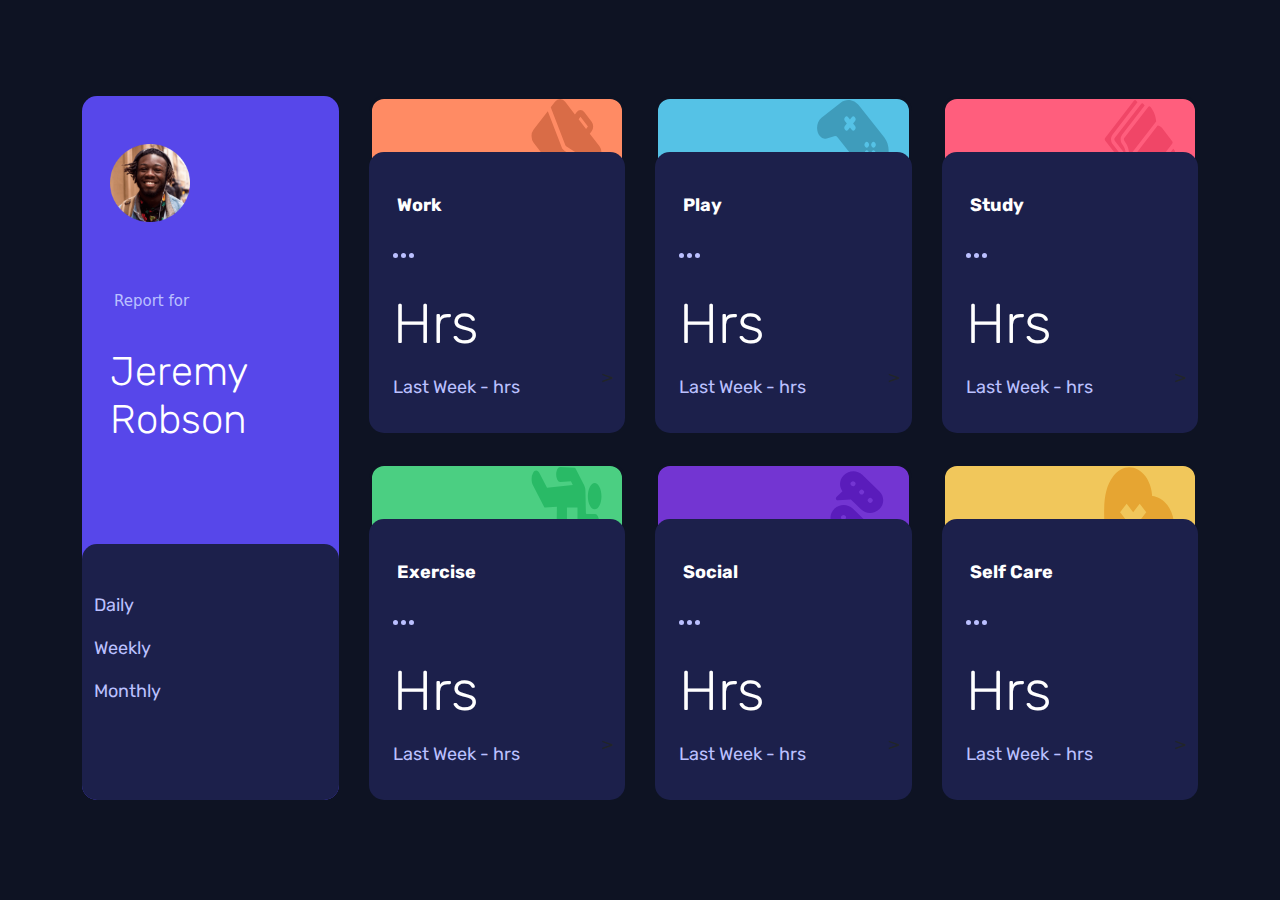
<file: index.html>
<!DOCTYPE html>
<html lang="en">
<head>
  <!doctype html>
<html lang="en">
  <head>
    <meta charset="utf-8">
    <meta name="viewport" content="width=device-width, initial-scale=1">
    <title>Time Tracker</title>
    <link href="https://cdn.jsdelivr.net/npm/bootstrap@5.3.3/dist/css/bootstrap.min.css" rel="stylesheet" integrity="sha384-QWTKZyjpPEjISv5WaRU9OFeRpok6YctnYmDr5pNlyT2bRjXh0JMhjY6hW+ALEwIH" crossorigin="anonymous">
    <link rel="preconnect" href="https://fonts.googleapis.com">
    <link rel="preconnect" href="https://fonts.gstatic.com" crossorigin>
    <link href="https://fonts.googleapis.com/css2?family=Dosis:wght@200..800&family=Fugaz+One&family=IBM+Plex+Sans:ital,wght@0,100;0,200;0,300;0,400;0,500;0,600;0,700;1,100;1,200;1,300;1,400;1,500;1,600;1,700&family=Roboto:ital,wght@0,100;0,300;0,400;0,500;0,700;0,900;1,100;1,300;1,400;1,500;1,700;1,900&family=Rubik:ital,wght@0,300..900;1,300..900&family=Source+Sans+3:ital,wght@0,200..900;1,200..900&display=swap" rel="stylesheet">
    <link rel="stylesheet" href="./styles/styles.css">
  </head>
  <body>
    <br><br><br><br>
    <!-- Main Container -->
     <div class="container main-grid">
       
       <!-- Name Card -->
       <div class="container name-card-grid name-card-span">
        <div class="row ">
            <img src="./images/image-jeremy.png" class="img-pfp" alt="Jerm">
            <div class="smText"> 
                 Report for
            </div>
            <h2 class="ms-3">Jeremy Robson</h2>
        </div>
        <div class="row">
            <div class=" name-tabs">
                <div class="col">
                    <p id="daily">Daily</p>
                </div>
                <div class="col">
                    <p id="weekly">Weekly</p>
                </div>
                <div class="col">
                    <p id="monthly">Monthly</p>
                </div>
            </div>   
        </div>
    </div> 

<!-- 6 Cards -->
 
   <div class="container test-grid">
     <div class="row background-row1 d-flex justify-content-end work-color">
         <img src="./images/icon-work.svg" class="icon" alt="icon">
     </div>
     <div class="row card-bodytest">
         <div class="col-9">
             <p class="card-text ps-3 pt-4 "> Work </p>
         </div>
         <div class="col p-4">
             <img src="./images/icon-ellipsis.svg" alt="icon">
         </div>
         <div class="row ps-4"> <h1 id="workCurrent">Hrs</h1></div>
         <div class="row ps-4 pt-2 pb-3"> <p id="workPrevious">Last Week - hrs</p></div>>        
     </div>
 </div>

 <div class="container test-grid">
     <div class="row background-row1 d-flex justify-content-end play-color">
         <img src="./images/icon-play.svg" class="icon" alt="icon">
     </div>
     <div class="row card-bodytest ">
         <div class="col-9">
             <p class="card-text ps-3 pt-4"> Play</p>
         </div>
         <div class="col p-4">
             <img src="./images/icon-ellipsis.svg" alt="icon">
         </div>
         <div class="row ps-4"> <h1 id="playCurrent">Hrs</h1></div>
         <div class="row ps-4 pt-2 pb-3"> <p id="playPrevious">Last Week - hrs</p></div>>        
     </div>
 </div>

 <div class="container test-grid">
     <div class="row background-row1 d-flex justify-content-end study-color">
         <img src="./images/icon-study.svg" class="icon" alt="icon">
     </div>
     <div class="row card-bodytest">
         <div class="col-9">
             <p class="card-text ps-3 pt-4"> Study</p>
         </div>
         <div class="col p-4">
             <img src="./images/icon-ellipsis.svg" alt="icon">
         </div>
         <div class="row ps-4"> <h1 id="studyCurrent">Hrs</h1></div>
         <div class="row ps-4 pt-2 pb-3"> <p id="studyPrevious">Last Week - hrs</p></div>>        
     </div>
 </div>

 <div class="container test-grid">
     <div class="row background-row1 d-flex justify-content-end exercise-color">
         <img src="./images/icon-exercise.svg" class="icon" alt="icon">
     </div>
     <div class="row card-bodytest">
         <div class="col-9">
             <p class="card-text ps-3 pt-4"> Exercise</p>
         </div>
         <div class="col p-4">
             <img src="./images/icon-ellipsis.svg" alt="icon">
         </div>
         <div class="row ps-4"> <h1 id="exerciseCurrent">Hrs</h1></div>
         <div class="row ps-4 pt-2 pb-3"> <p id="exercisePrevious">Last Week - hrs</p></div>>        
     </div>
 </div>

 <div class="container test-grid">
     <div class="row background-row1 d-flex justify-content-end social-color">
         <img src="./images/icon-social.svg" class="icon" alt="icon">
     </div>
     <div class="row card-bodytest">
         <div class="col-9">
             <p class="card-text ps-3 pt-4"> Social</p>
         </div>
         <div class="col p-4">
             <img src="./images/icon-ellipsis.svg" alt="icon">
         </div>
         <div class="row ps-4"> <h1 id="socialCurrent">Hrs</h1></div>
         <div class="row ps-4 pt-2 pb-3"> <p id="socialPrevious">Last Week - hrs</p></div>>        
     </div>
 </div>

 <div class="container test-grid">
     <div class="row background-row1 d-flex justify-content-end self-care-color">
         <img src="./images/icon-self-care.svg" class="icon" alt="icon">
     </div>
     <div class="row card-bodytest">
         <div class="col-9">
             <p class="card-text ps-3 pt-4"> Self Care</p>
         </div>
         <div class="col p-4">
             <img src="./images/icon-ellipsis.svg" alt="icon">
         </div>
         <div class="row ps-4"> <h1 id="selfcareCurrent">Hrs</h1></div>
         <div class="row ps-4 pt-2 pb-3"> <p id="selfcarePrevious">Last Week - hrs</p></div>>        
     </div>
 </div>

</div>

    <script src="./scripts/app.js"></script>
    <script src="https://cdn.jsdelivr.net/npm/bootstrap@5.3.3/dist/js/bootstrap.bundle.min.js" integrity="sha384-YvpcrYf0tY3lHB60NNkmXc5s9fDVZLESaAA55NDzOxhy9GkcIdslK1eN7N6jIeHz" crossorigin="anonymous"></script>
  </body>
</html>
</file>
<file: styles/styles.css>
body
{
    background-color: #0E1323;
}

h1
{
    color: white;
    font-size: 56px;
    font-family: Rubik;
    font-weight: 300;
}

h2
{
    font-size: 40px;
    color: white;
    font-weight: 300;
    font-family: Rubik;
}

p
{
    font-size: 18px;
    color: #BBC0FF;
    font-family: Rubik;
}

.smText
{
    font-size: 15px;
    color: #BBC0FF;
    padding: 2rem;
}

.main-grid
{
    display: grid;
    grid-template-columns: repeat(4, 1fr);
    grid-template-rows: repeat(2, 1fr);
    gap: 30px;
    justify-content: center;
}

@media screen and (max-width: 1000px)
{
    .main-grid
    {
        grid-template-columns: repeat(1, 1fr);
        grid-template-rows: repeat(7, 1fr);
    }
}
/* Cards */

/* ----------------- Name Card Start ----------------- */
.name-card-grid
{
    display: grid;
    grid-template-rows: repeat(2, 1fr);
}

.name-card-span
{
    grid-row: span 2;
}

@media screen and (max-width: 1000px)
{
    .name-tabs
    {
        padding: 0;
    }
    
    .img-pfp
    {
        width: 300px;
    }

    .name-card-span
    {
        grid-row: span 0;
    }

    .name-card-grid
    {
    background-color: #5747EA;
    border-radius: 15px;
    padding-top: 1rem;
    }

    .name-tabs
    {
        background-color: #1C204B;
        border-radius: 15px;
        display: grid;
        grid-template-columns: repeat(3, 1fr);
        align-items: center;
        justify-content: center;      
    }
}

.name-tabs
{
    background-color: #1C204B;
    border-radius: 15px;
    padding-top: 3rem;
    margin-top: 5.5rem;
}

p:hover
{
    color: white;
    font-weight: bold;
}

.name-card-grid
{
    background-color: #5747EA;
    border-radius: 15px;
    padding-top: 1rem;
}

.card-text
{
    padding-top: 1rem;
    padding-left: 3rem;
    font-weight: bold;
    color: white;
}

.img-pfp
{
    width: 6.5rem;
    height: 78px;
    margin: 2rem 1rem;
}

.card-grid
{
    display: grid;
    grid-template-rows: 3.5rem 1fr;
    justify-content: center;
}

.name-card-text
{
    font-size: 15px;
    font-family: Rubik;
    padding-left: 2rem;
}

/* --------------- Name Card End ---------------- */

.icon
{
    width: 38%;
    height: 60%;
    margin-right: 0.5rem;
}

.work-color
{
    background-color: #FF8B64;
    border-radius: 15px;
    border: #0E1323 solid;
    border-radius: 15px;
    height: 10rem;
}

.play-color
{
    background-color: #55C2E6;
    border: #0E1323 solid;
    border-radius: 15px;
    height: 10rem; 
}

.study-color
{
    background-color: #FF5E7D;
    border: #0E1323 solid;
    border-radius: 15px;
    height: 10rem;
}

.exercise-color
{
    background-color: #4BCF82;
    border: #0E1323 solid;
    border-radius: 15px;
    height: 10rem;
}

.social-color
{
    background-color: #7335D2;
    border: #0E1323 solid;
    border-radius: 15px;
    height: 10rem;
}

.self-care-color
{
    background-color: #F1C75B;
    border: #0E1323 solid;
    border-radius: 15px;
    height: 10rem;
}

.test-grid
{
    display: grid;
    grid-template-rows: 3.5rem 1fr;
}

.card-bodytest
{
    background-color: #1C204B;
    border-radius: 15px;
    padding-top: 1rem;
}

.card-bodytest:hover
{
    background-color: #33397A;
}
</file>
